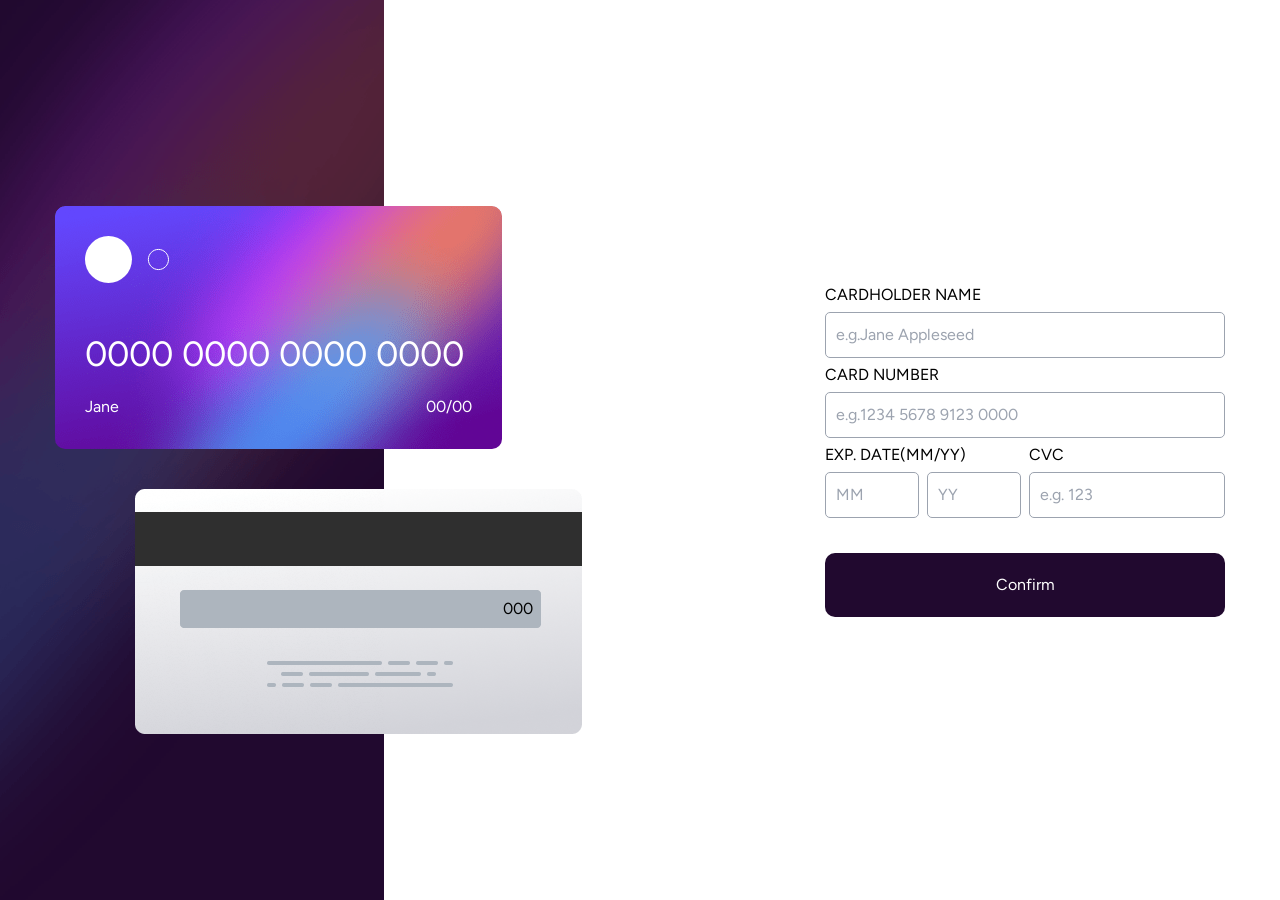
<file: index.html>
<!DOCTYPE html>
<html lang="en">
  <head>
    <meta charset="UTF-8" />
    <meta http-equiv="X-UA-Compatible" content="IE=edge" />
    <meta name="viewport" content="width=device-width, initial-scale=1.0" />
    <link rel="stylesheet" href="css/main.css" />
    <link rel="stylesheet" href="./css/all.min.css" />
    <link rel="preconnect" href="https://fonts.googleapis.com" />
    <link rel="preconnect" href="https://fonts.gstatic.com" crossorigin />
    <link
      href="https://fonts.googleapis.com/css2?family=Figtree:wght@300;400;500;700&display=swap"
      rel="stylesheet"
    />
    <title>Interactive card details form</title>
  </head>
  <body class="flex justify-center h-screen">
    <div class="bg-img"></div>
    <div
      class="container p-[15px] rounded-[10px] md:flex md:items-center md:justify-between my-auto"
    >
      <div>
        <div
          class="card p-[30px] max-md:p-[15px] bg-[url('../images/bg-card-front.png')] bg-cover rounded-[10px] text-white max-md:w-[288px] max-md:translate-y-[100px] relative max-md:z-10"
        >
          <img class="max-md:w-[50px]" src="./images/card-logo.svg" alt="" />
          <div
            class="cardNumber text-[35px] max-md:text-[22px] pt-[45px] max-md:pt-[35px] pb-[15px]"
          >
            0000 0000 0000 0000
          </div>
          <div class="name flex justify-between">
            <p class="cardName">Jane</p>
            <div>
              <span class="expMonth">00</span>/<span class="expYear">00</span>
            </div>
          </div>
        </div>
        <div
          class="relative max-md:scale-75 md:translate-x-20 md:translate-y-10 max-md:translate-y-[-180px]"
        >
          <img class="" src="./images/bg-card-back.png" alt="" />
          <span class="cvc absolute z-10 right-[11%] top-[44%]">000</span>
        </div>
      </div>
      <form class="max-w-[400px]">
        <div>
          <label>CARDHOLDER NAME</label>
          <input
            class="cardNameInput block outline-none border-[1px] border-gray-400 p-[10px] rounded-[5px] w-full my-[5px] focus:border-[#6448fe]"
            type="text"
            placeholder="e.g.Jane Appleseed"
            maxlength="20"
          />
        </div>
        <div>
          <label>CARD NUMBER</label>
          <input
            class="cardNumberInput block outline-none border-[1px] border-gray-400 p-[10px] rounded-[5px] w-full my-[5px] focus:border-[#6448fe]"
            type="text"
            placeholder="e.g.1234 5678 9123 0000"
            maxlength="16"
            minlength="16"
          />
        </div>
        <div>
          <div class="flex gap-2">
            <div class="date w-1/2">
              <p>EXP. DATE(MM/YY)</p>
              <div class="flex gap-2">
                <div class="w-1/2">
                  <input
                  class="expMonthInput w-full outline-none border-[1px] border-gray-400 p-[10px] rounded-[5px] my-[5px] focus:border-[#6448fe]"
                  type="text"
                  placeholder="MM"
                  maxlength="2"
                  minlength="2"
                />
                </div>
                <div class="w-1/2">
                  <input
                  class="expYearInput w-full outline-none border-[1px] border-gray-400 p-[10px] rounded-[5px] my-[5px] focus:border-[#6448fe]"
                  type="text"
                  placeholder="YY"
                  maxlength="2"
                  minlength="2"
                />
                </div>
              </div>
            </div>
            <div class="cvcInput w-1/2">
              <p>CVC</p>
              <input
                class="outline-none w-full border-[1px] border-gray-400 p-[10px] rounded-[5px] my-[5px] focus:border-[#6448fe]"
                type="text"
                placeholder="e.g. 123"
                maxlength="3"
                minlength="3"
              />
            </div>
          </div>
        </div>
        <a
          class="confirmBtn bg-[#21092f] block text-white p-[20px] rounded-[10px] text-center mt-[30px]"
          href="#"
          >Confirm</a
        >
      </form>
      <div class="thanks md:w-[400px] text-center hidden  space-y-7">
        <img class="m-auto" src="./images/icon-complete.svg" alt="" />
        <h1 class="text-2xl">THANK YOU!</h1>
        <p class="">We've added your card details</p>
        <a
          class="confirmBtn bg-[#21092f] block text-white p-[20px] rounded-[10px] text-center mt-[30px]"
          href="#"
          >Continue</a
        >
      </div>
    </div>
    <script>
      let form = document.querySelector("form")
      let cardNumber = document.querySelector(".cardNumber");
      let cardNumberInput = document.querySelector(".cardNumberInput");
      let cardName = document.querySelector(".cardName");
      let cardNameInput = document.querySelector(".cardNameInput");
      let expMonth = document.querySelector(".expMonth");
      let expMonthInput = document.querySelector(".expMonthInput");
      let expYear = document.querySelector(".expYear");
      let expYearInput = document.querySelector(".expYearInput");
      let cvcInput = document.querySelector(".cvcInput input");
      let cvc = document.querySelector(".cvc")
      let confirmBtn = document.querySelector(".confirmBtn");
      let thanks = document.querySelector(".thanks")

      cardNameInput.oninput = function () {
        cardName.innerHTML = cardNameInput.value;
      };
      cardNumberInput.oninput = function () {
        cardNumber.innerHTML = cardNumberInput.value.replace(/(\d{4})/g, '$1 ')
      };
      expMonthInput.oninput = function () {
        expMonth.innerHTML = expMonthInput.value;
      };
      expYearInput.oninput = function () {
        expYear.innerHTML = expYearInput.value;
      };
      cvcInput.oninput = function () {
        cvc.innerHTML = cvcInput.value;
      };

      let errMsg = (e) => {
        if(!e.value){
          e.style.borderColor = "red"
          e.parentElement.classList.add("blank")
        }else{
          if(e.value.length < e.getAttribute("minlength")){
            e.parentElement.classList.add("incomplete")
            e.style.borderColor = "red"
          }else{
            e.parentElement.classList.remove("blank");
            e.parentElement.classList.remove("incomplete")
            e.style.borderColor = "#6448fe";
          }
        }
      };
      confirmBtn.addEventListener("click", () => {
        errMsg(cardNumberInput);
        errMsg(cardNameInput);
        errMsg(expMonthInput);
        errMsg(expYearInput);
        errMsg(cvcInput);
        if(
          cardNumberInput.value && cardNumberInput.value.length == cardNumberInput.getAttribute("minlength") &&
          expMonthInput.value && expMonthInput.value.length == expMonthInput.getAttribute("minlength") &&
          expYearInput.value && expYearInput.value.length == expYearInput.getAttribute("minlength") &&
          cvcInput.value && cvcInput.value.length == cvcInput.getAttribute("minlength") &&
          cardNameInput.value 
          ){
          form.classList.add("hidden")
          thanks.classList.remove("hidden")
        }
      });
    </script>
    <!-- <script src="./main.js"></script> -->
  </body>
</html>
</file>
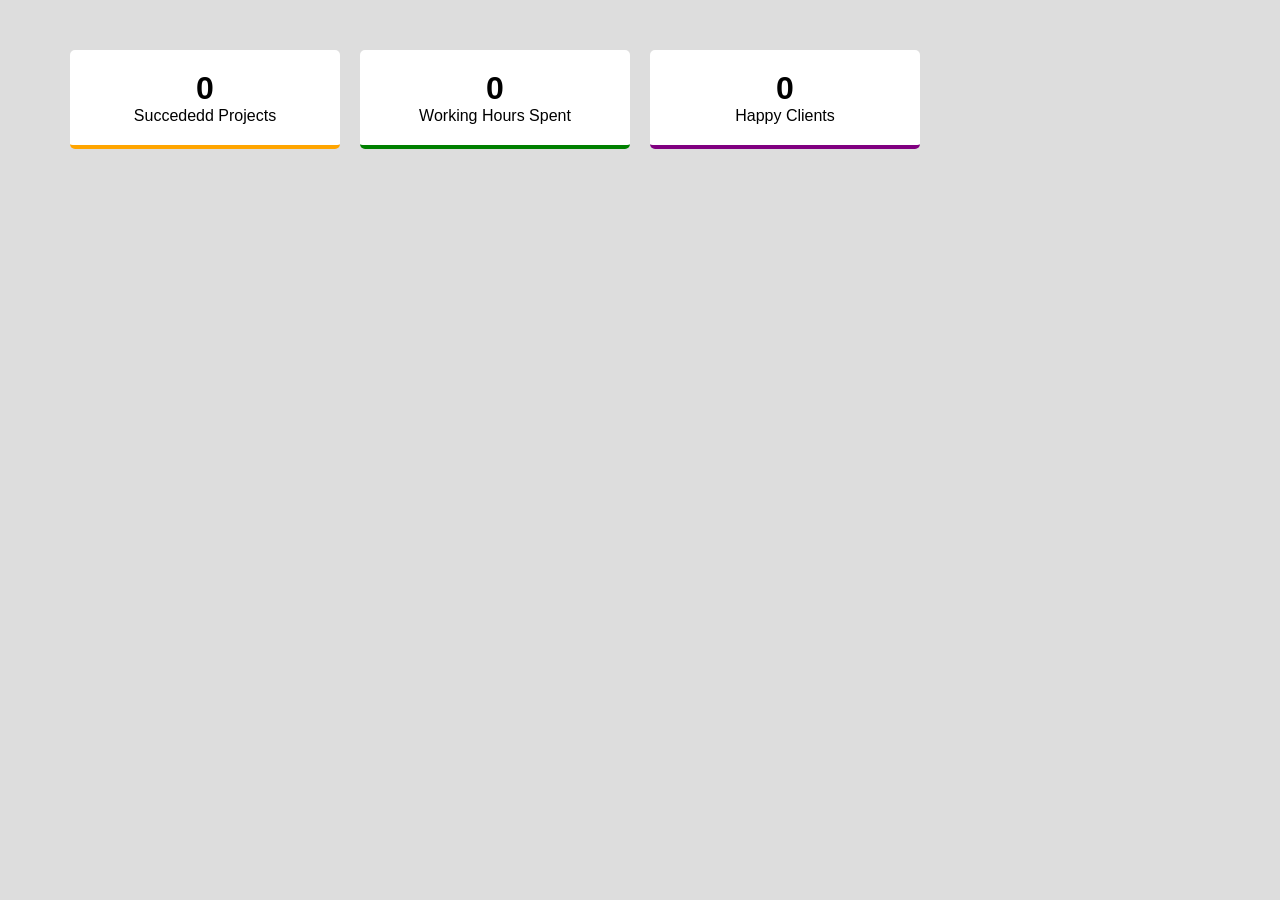
<file: practice/index.html>
<!DOCTYPE html>
<html lang="en">
  <head>
    <meta charset="UTF-8" />
    <meta http-equiv="X-UA-Compatible" content="IE=edge" />
    <meta name="viewport" content="width=device-width, initial-scale=1.0" />
    <link rel="stylesheet" href="css/main.css" />
    <link rel="stylesheet" href="./css/all.min.css" />
    <link rel="preconnect" href="https://fonts.googleapis.com" />
    <link rel="preconnect" href="https://fonts.gstatic.com" crossorigin />
    <link
      href="https://fonts.googleapis.com/css2?family=Roboto:wght@300;400;500;700&display=swap"
      rel="stylesheet"
    />
    <title>Age calculator app</title>
  </head>
  <body class="grid place-content-center h-screen bg-[#f0f0f0] p-[15px]">
    <div class="container p-[25px] bg-white rounded-[20px] rounded-br-[60px] md:w-[550px]">
      <div class="projects">
        <h1 class="data" data="500">0</h1>
        <p>Succededd Projects</p>
      </div>
      <div class="hours">
        <h1 class="data" data="1714">0</h1>
        <p>Working Hours Spent</p>
      </div>
      <div class="clients">
        <h1 class="data" data="1500">0</h1>
        <p>Happy Clients</p>
      </div>
    </div>
    <script src="./main.js"></script>
  </body>
</html>
</file>
<file: practice/css/main.css>
/* Start Variables */

/* End Variables */

/* Start Global Rules */
* {
  -webkit-box-sizing: border-box;
  -moz-box-sizing: border-box;
  box-sizing: border-box;
  padding: 0;
  margin: 0;
}
body{
  font-family: 'Open Sans', sans-serif;
  background-color: #ddd;
}
html {
  scroll-behavior: smooth;
}
ul{
  list-style: none;
}
.container{
  padding-left: 15px;
  padding-right: 15px;
  margin-left: auto;
  margin-right: auto;
}
/* Small */
@media (min-width: 768px) {
  .container {
    width: 750px;
  }
}
/* Medium */
@media (min-width: 992px) {
  .container {
    width: 970px;
  }
}
/* Large */
@media (min-width: 1200px) {
  .container {
    width: 1170px;
  }
}
/* End Global Rules */

.container{
  display: grid;
  grid-template-columns:  repeat(auto-fill, minmax(250px, 1fr));
  text-align: center;
  gap: 20px;
  margin-top: 50px;
}
.container > div{
  background-color: white;
  padding: 20px;
  border-radius: 5px;
}
.projects{
  border-bottom: solid 4px orange;
}
.hours{
  border-bottom: solid 4px green;
}
.clients{
  border-bottom: solid 4px purple;
}
</file>
<file: css/main.css>
/*
! tailwindcss v3.3.3 | MIT License | https://tailwindcss.com
*/

/*
1. Prevent padding and border from affecting element width. (https://github.com/mozdevs/cssremedy/issues/4)
2. Allow adding a border to an element by just adding a border-width. (https://github.com/tailwindcss/tailwindcss/pull/116)
*/

*,
::before,
::after {
  box-sizing: border-box;
  /* 1 */
  border-width: 0;
  /* 2 */
  border-style: solid;
  /* 2 */
  border-color: #e5e7eb;
  /* 2 */
}

::before,
::after {
  --tw-content: '';
}

/*
1. Use a consistent sensible line-height in all browsers.
2. Prevent adjustments of font size after orientation changes in iOS.
3. Use a more readable tab size.
4. Use the user's configured `sans` font-family by default.
5. Use the user's configured `sans` font-feature-settings by default.
6. Use the user's configured `sans` font-variation-settings by default.
*/

html {
  line-height: 1.5;
  /* 1 */
  -webkit-text-size-adjust: 100%;
  /* 2 */
  -moz-tab-size: 4;
  /* 3 */
  -o-tab-size: 4;
     tab-size: 4;
  /* 3 */
  font-family: ui-sans-serif, system-ui, -apple-system, BlinkMacSystemFont, "Segoe UI", Roboto, "Helvetica Neue", Arial, "Noto Sans", sans-serif, "Apple Color Emoji", "Segoe UI Emoji", "Segoe UI Symbol", "Noto Color Emoji";
  /* 4 */
  font-feature-settings: normal;
  /* 5 */
  font-variation-settings: normal;
  /* 6 */
}

/*
1. Remove the margin in all browsers.
2. Inherit line-height from `html` so users can set them as a class directly on the `html` element.
*/

body {
  margin: 0;
  /* 1 */
  line-height: inherit;
  /* 2 */
}

/*
1. Add the correct height in Firefox.
2. Correct the inheritance of border color in Firefox. (https://bugzilla.mozilla.org/show_bug.cgi?id=190655)
3. Ensure horizontal rules are visible by default.
*/

hr {
  height: 0;
  /* 1 */
  color: inherit;
  /* 2 */
  border-top-width: 1px;
  /* 3 */
}

/*
Add the correct text decoration in Chrome, Edge, and Safari.
*/

abbr:where([title]) {
  -webkit-text-decoration: underline dotted;
          text-decoration: underline dotted;
}

/*
Remove the default font size and weight for headings.
*/

h1,
h2,
h3,
h4,
h5,
h6 {
  font-size: inherit;
  font-weight: inherit;
}

/*
Reset links to optimize for opt-in styling instead of opt-out.
*/

a {
  color: inherit;
  text-decoration: inherit;
}

/*
Add the correct font weight in Edge and Safari.
*/

b,
strong {
  font-weight: bolder;
}

/*
1. Use the user's configured `mono` font family by default.
2. Correct the odd `em` font sizing in all browsers.
*/

code,
kbd,
samp,
pre {
  font-family: ui-monospace, SFMono-Regular, Menlo, Monaco, Consolas, "Liberation Mono", "Courier New", monospace;
  /* 1 */
  font-size: 1em;
  /* 2 */
}

/*
Add the correct font size in all browsers.
*/

small {
  font-size: 80%;
}

/*
Prevent `sub` and `sup` elements from affecting the line height in all browsers.
*/

sub,
sup {
  font-size: 75%;
  line-height: 0;
  position: relative;
  vertical-align: baseline;
}

sub {
  bottom: -0.25em;
}

sup {
  top: -0.5em;
}

/*
1. Remove text indentation from table contents in Chrome and Safari. (https://bugs.chromium.org/p/chromium/issues/detail?id=999088, https://bugs.webkit.org/show_bug.cgi?id=201297)
2. Correct table border color inheritance in all Chrome and Safari. (https://bugs.chromium.org/p/chromium/issues/detail?id=935729, https://bugs.webkit.org/show_bug.cgi?id=195016)
3. Remove gaps between table borders by default.
*/

table {
  text-indent: 0;
  /* 1 */
  border-color: inherit;
  /* 2 */
  border-collapse: collapse;
  /* 3 */
}

/*
1. Change the font styles in all browsers.
2. Remove the margin in Firefox and Safari.
3. Remove default padding in all browsers.
*/

button,
input,
optgroup,
select,
textarea {
  font-family: inherit;
  /* 1 */
  font-feature-settings: inherit;
  /* 1 */
  font-variation-settings: inherit;
  /* 1 */
  font-size: 100%;
  /* 1 */
  font-weight: inherit;
  /* 1 */
  line-height: inherit;
  /* 1 */
  color: inherit;
  /* 1 */
  margin: 0;
  /* 2 */
  padding: 0;
  /* 3 */
}

/*
Remove the inheritance of text transform in Edge and Firefox.
*/

button,
select {
  text-transform: none;
}

/*
1. Correct the inability to style clickable types in iOS and Safari.
2. Remove default button styles.
*/

button,
[type='button'],
[type='reset'],
[type='submit'] {
  -webkit-appearance: button;
  /* 1 */
  background-color: transparent;
  /* 2 */
  background-image: none;
  /* 2 */
}

/*
Use the modern Firefox focus style for all focusable elements.
*/

:-moz-focusring {
  outline: auto;
}

/*
Remove the additional `:invalid` styles in Firefox. (https://github.com/mozilla/gecko-dev/blob/2f9eacd9d3d995c937b4251a5557d95d494c9be1/layout/style/res/forms.css#L728-L737)
*/

:-moz-ui-invalid {
  box-shadow: none;
}

/*
Add the correct vertical alignment in Chrome and Firefox.
*/

progress {
  vertical-align: baseline;
}

/*
Correct the cursor style of increment and decrement buttons in Safari.
*/

::-webkit-inner-spin-button,
::-webkit-outer-spin-button {
  height: auto;
}

/*
1. Correct the odd appearance in Chrome and Safari.
2. Correct the outline style in Safari.
*/

[type='search'] {
  -webkit-appearance: textfield;
  /* 1 */
  outline-offset: -2px;
  /* 2 */
}

/*
Remove the inner padding in Chrome and Safari on macOS.
*/

::-webkit-search-decoration {
  -webkit-appearance: none;
}

/*
1. Correct the inability to style clickable types in iOS and Safari.
2. Change font properties to `inherit` in Safari.
*/

::-webkit-file-upload-button {
  -webkit-appearance: button;
  /* 1 */
  font: inherit;
  /* 2 */
}

/*
Add the correct display in Chrome and Safari.
*/

summary {
  display: list-item;
}

/*
Removes the default spacing and border for appropriate elements.
*/

blockquote,
dl,
dd,
h1,
h2,
h3,
h4,
h5,
h6,
hr,
figure,
p,
pre {
  margin: 0;
}

fieldset {
  margin: 0;
  padding: 0;
}

legend {
  padding: 0;
}

ol,
ul,
menu {
  list-style: none;
  margin: 0;
  padding: 0;
}

/*
Reset default styling for dialogs.
*/

dialog {
  padding: 0;
}

/*
Prevent resizing textareas horizontally by default.
*/

textarea {
  resize: vertical;
}

/*
1. Reset the default placeholder opacity in Firefox. (https://github.com/tailwindlabs/tailwindcss/issues/3300)
2. Set the default placeholder color to the user's configured gray 400 color.
*/

input::-moz-placeholder, textarea::-moz-placeholder {
  opacity: 1;
  /* 1 */
  color: #9ca3af;
  /* 2 */
}

input::placeholder,
textarea::placeholder {
  opacity: 1;
  /* 1 */
  color: #9ca3af;
  /* 2 */
}

/*
Set the default cursor for buttons.
*/

button,
[role="button"] {
  cursor: pointer;
}

/*
Make sure disabled buttons don't get the pointer cursor.
*/

:disabled {
  cursor: default;
}

/*
1. Make replaced elements `display: block` by default. (https://github.com/mozdevs/cssremedy/issues/14)
2. Add `vertical-align: middle` to align replaced elements more sensibly by default. (https://github.com/jensimmons/cssremedy/issues/14#issuecomment-634934210)
   This can trigger a poorly considered lint error in some tools but is included by design.
*/

img,
svg,
video,
canvas,
audio,
iframe,
embed,
object {
  display: block;
  /* 1 */
  vertical-align: middle;
  /* 2 */
}

/*
Constrain images and videos to the parent width and preserve their intrinsic aspect ratio. (https://github.com/mozdevs/cssremedy/issues/14)
*/

img,
video {
  max-width: 100%;
  height: auto;
}

/* Make elements with the HTML hidden attribute stay hidden by default */

[hidden] {
  display: none;
}

*, ::before, ::after {
  --tw-border-spacing-x: 0;
  --tw-border-spacing-y: 0;
  --tw-translate-x: 0;
  --tw-translate-y: 0;
  --tw-rotate: 0;
  --tw-skew-x: 0;
  --tw-skew-y: 0;
  --tw-scale-x: 1;
  --tw-scale-y: 1;
  --tw-pan-x:  ;
  --tw-pan-y:  ;
  --tw-pinch-zoom:  ;
  --tw-scroll-snap-strictness: proximity;
  --tw-gradient-from-position:  ;
  --tw-gradient-via-position:  ;
  --tw-gradient-to-position:  ;
  --tw-ordinal:  ;
  --tw-slashed-zero:  ;
  --tw-numeric-figure:  ;
  --tw-numeric-spacing:  ;
  --tw-numeric-fraction:  ;
  --tw-ring-inset:  ;
  --tw-ring-offset-width: 0px;
  --tw-ring-offset-color: #fff;
  --tw-ring-color: rgb(59 130 246 / 0.5);
  --tw-ring-offset-shadow: 0 0 #0000;
  --tw-ring-shadow: 0 0 #0000;
  --tw-shadow: 0 0 #0000;
  --tw-shadow-colored: 0 0 #0000;
  --tw-blur:  ;
  --tw-brightness:  ;
  --tw-contrast:  ;
  --tw-grayscale:  ;
  --tw-hue-rotate:  ;
  --tw-invert:  ;
  --tw-saturate:  ;
  --tw-sepia:  ;
  --tw-drop-shadow:  ;
  --tw-backdrop-blur:  ;
  --tw-backdrop-brightness:  ;
  --tw-backdrop-contrast:  ;
  --tw-backdrop-grayscale:  ;
  --tw-backdrop-hue-rotate:  ;
  --tw-backdrop-invert:  ;
  --tw-backdrop-opacity:  ;
  --tw-backdrop-saturate:  ;
  --tw-backdrop-sepia:  ;
}

::backdrop {
  --tw-border-spacing-x: 0;
  --tw-border-spacing-y: 0;
  --tw-translate-x: 0;
  --tw-translate-y: 0;
  --tw-rotate: 0;
  --tw-skew-x: 0;
  --tw-skew-y: 0;
  --tw-scale-x: 1;
  --tw-scale-y: 1;
  --tw-pan-x:  ;
  --tw-pan-y:  ;
  --tw-pinch-zoom:  ;
  --tw-scroll-snap-strictness: proximity;
  --tw-gradient-from-position:  ;
  --tw-gradient-via-position:  ;
  --tw-gradient-to-position:  ;
  --tw-ordinal:  ;
  --tw-slashed-zero:  ;
  --tw-numeric-figure:  ;
  --tw-numeric-spacing:  ;
  --tw-numeric-fraction:  ;
  --tw-ring-inset:  ;
  --tw-ring-offset-width: 0px;
  --tw-ring-offset-color: #fff;
  --tw-ring-color: rgb(59 130 246 / 0.5);
  --tw-ring-offset-shadow: 0 0 #0000;
  --tw-ring-shadow: 0 0 #0000;
  --tw-shadow: 0 0 #0000;
  --tw-shadow-colored: 0 0 #0000;
  --tw-blur:  ;
  --tw-brightness:  ;
  --tw-contrast:  ;
  --tw-grayscale:  ;
  --tw-hue-rotate:  ;
  --tw-invert:  ;
  --tw-saturate:  ;
  --tw-sepia:  ;
  --tw-drop-shadow:  ;
  --tw-backdrop-blur:  ;
  --tw-backdrop-brightness:  ;
  --tw-backdrop-contrast:  ;
  --tw-backdrop-grayscale:  ;
  --tw-backdrop-hue-rotate:  ;
  --tw-backdrop-invert:  ;
  --tw-backdrop-opacity:  ;
  --tw-backdrop-saturate:  ;
  --tw-backdrop-sepia:  ;
}

.container {
  width: 100%;
}

@media (min-width: 480px) {
  .container {
    max-width: 480px;
  }
}

@media (min-width: 768px) {
  .container {
    max-width: 768px;
  }
}

@media (min-width: 976px) {
  .container {
    max-width: 976px;
  }
}

@media (min-width: 1200px) {
  .container {
    max-width: 1200px;
  }
}

.absolute {
  position: absolute;
}

.relative {
  position: relative;
}

.right-\[11\%\] {
  right: 11%;
}

.top-\[44\%\] {
  top: 44%;
}

.z-10 {
  z-index: 10;
}

.m-auto {
  margin: auto;
}

.my-\[5px\] {
  margin-top: 5px;
  margin-bottom: 5px;
}

.my-auto {
  margin-top: auto;
  margin-bottom: auto;
}

.mt-\[30px\] {
  margin-top: 30px;
}

.block {
  display: block;
}

.flex {
  display: flex;
}

.hidden {
  display: none;
}

.h-screen {
  height: 100vh;
}

.w-1\/2 {
  width: 50%;
}

.w-full {
  width: 100%;
}

.w-\[400px\] {
  width: 400px;
}

.w-\[px\] {
  width: px;
}

.w-\[35px\] {
  width: 35px;
}

.w-\[350px\] {
  width: 350px;
}

.max-w-\[400px\] {
  max-width: 400px;
}

.justify-center {
  justify-content: center;
}

.justify-between {
  justify-content: space-between;
}

.gap-2 {
  gap: 0.5rem;
}

.space-x-2 > :not([hidden]) ~ :not([hidden]) {
  --tw-space-x-reverse: 0;
  margin-right: calc(0.5rem * var(--tw-space-x-reverse));
  margin-left: calc(0.5rem * calc(1 - var(--tw-space-x-reverse)));
}

.space-y-2 > :not([hidden]) ~ :not([hidden]) {
  --tw-space-y-reverse: 0;
  margin-top: calc(0.5rem * calc(1 - var(--tw-space-y-reverse)));
  margin-bottom: calc(0.5rem * var(--tw-space-y-reverse));
}

.space-y-9 > :not([hidden]) ~ :not([hidden]) {
  --tw-space-y-reverse: 0;
  margin-top: calc(2.25rem * calc(1 - var(--tw-space-y-reverse)));
  margin-bottom: calc(2.25rem * var(--tw-space-y-reverse));
}

.space-y-7 > :not([hidden]) ~ :not([hidden]) {
  --tw-space-y-reverse: 0;
  margin-top: calc(1.75rem * calc(1 - var(--tw-space-y-reverse)));
  margin-bottom: calc(1.75rem * var(--tw-space-y-reverse));
}

.rounded-\[10px\] {
  border-radius: 10px;
}

.rounded-\[5px\] {
  border-radius: 5px;
}

.border-\[1px\] {
  border-width: 1px;
}

.border-gray-400 {
  --tw-border-opacity: 1;
  border-color: rgb(156 163 175 / var(--tw-border-opacity));
}

.bg-\[\#21092f\] {
  --tw-bg-opacity: 1;
  background-color: rgb(33 9 47 / var(--tw-bg-opacity));
}

.bg-\[url\(\'\.\.\/images\/bg-card-front\.png\'\)\] {
  background-image: url('../images/bg-card-front.png');
}

.bg-cover {
  background-size: cover;
}

.p-\[10px\] {
  padding: 10px;
}

.p-\[15px\] {
  padding: 15px;
}

.p-\[20px\] {
  padding: 20px;
}

.p-\[30px\] {
  padding: 30px;
}

.pb-\[15px\] {
  padding-bottom: 15px;
}

.pt-\[45px\] {
  padding-top: 45px;
}

.text-center {
  text-align: center;
}

.text-2xl {
  font-size: 1.5rem;
  line-height: 2rem;
}

.text-\[35px\] {
  font-size: 35px;
}

.text-white {
  --tw-text-opacity: 1;
  color: rgb(255 255 255 / var(--tw-text-opacity));
}

.outline-none {
  outline: 2px solid transparent;
  outline-offset: 2px;
}

* {
  box-sizing: border-box;
}

body {
  font-family: "Figtree", sans-serif;
  /* color: #6448fe; */
}

@media (max-width: 576px) {
  .bg-img {
    position: absolute;
    background-image: url(../images/bg-main-mobile.png);
    background-repeat: no-repeat;
    background-size: cover;
    width: 100%;
    height: 300px;
    z-index: -1;
    top: 0%;
  }
}

@media (min-width: 768px) {
  .bg-img {
    position: absolute;
    background-image: url(../images/bg-main-desktop.png);
    background-repeat: no-repeat;
    background-size: cover;
    width: 30%;
    height: 100%;
    left: 0%;
    z-index: -1;
  }
}

.blank::after{
  content: "Can't be blank.";
  color: red;
  font-size: small;
}

.incomplete::after{
  content: "Your card number is incomplete.";
  color: red;
  font-size: small;
}

.focus\:border-\[\#6448fe\]:focus {
  --tw-border-opacity: 1;
  border-color: rgb(100 72 254 / var(--tw-border-opacity));
}

@media not all and (min-width: 768px) {
  .max-md\:z-10 {
    z-index: 10;
  }

  .max-md\:w-\[288px\] {
    width: 288px;
  }

  .max-md\:w-\[50px\] {
    width: 50px;
  }

  .max-md\:translate-y-\[-180px\] {
    --tw-translate-y: -180px;
    transform: translate(var(--tw-translate-x), var(--tw-translate-y)) rotate(var(--tw-rotate)) skewX(var(--tw-skew-x)) skewY(var(--tw-skew-y)) scaleX(var(--tw-scale-x)) scaleY(var(--tw-scale-y));
  }

  .max-md\:translate-y-\[100px\] {
    --tw-translate-y: 100px;
    transform: translate(var(--tw-translate-x), var(--tw-translate-y)) rotate(var(--tw-rotate)) skewX(var(--tw-skew-x)) skewY(var(--tw-skew-y)) scaleX(var(--tw-scale-x)) scaleY(var(--tw-scale-y));
  }

  .max-md\:scale-75 {
    --tw-scale-x: .75;
    --tw-scale-y: .75;
    transform: translate(var(--tw-translate-x), var(--tw-translate-y)) rotate(var(--tw-rotate)) skewX(var(--tw-skew-x)) skewY(var(--tw-skew-y)) scaleX(var(--tw-scale-x)) scaleY(var(--tw-scale-y));
  }

  .max-md\:p-\[15px\] {
    padding: 15px;
  }

  .max-md\:pt-\[35px\] {
    padding-top: 35px;
  }

  .max-md\:text-\[22px\] {
    font-size: 22px;
  }
}

@media (min-width: 768px) {
  .md\:flex {
    display: flex;
  }

  .md\:w-\[350px\] {
    width: 350px;
  }

  .md\:w-\[0px\] {
    width: 0px;
  }

  .md\:w-\[4000px\] {
    width: 4000px;
  }

  .md\:w-\[400px\] {
    width: 400px;
  }

  .md\:translate-x-20 {
    --tw-translate-x: 5rem;
    transform: translate(var(--tw-translate-x), var(--tw-translate-y)) rotate(var(--tw-rotate)) skewX(var(--tw-skew-x)) skewY(var(--tw-skew-y)) scaleX(var(--tw-scale-x)) scaleY(var(--tw-scale-y));
  }

  .md\:translate-y-10 {
    --tw-translate-y: 2.5rem;
    transform: translate(var(--tw-translate-x), var(--tw-translate-y)) rotate(var(--tw-rotate)) skewX(var(--tw-skew-x)) skewY(var(--tw-skew-y)) scaleX(var(--tw-scale-x)) scaleY(var(--tw-scale-y));
  }

  .md\:items-center {
    align-items: center;
  }

  .md\:justify-between {
    justify-content: space-between;
  }
}
</file>
